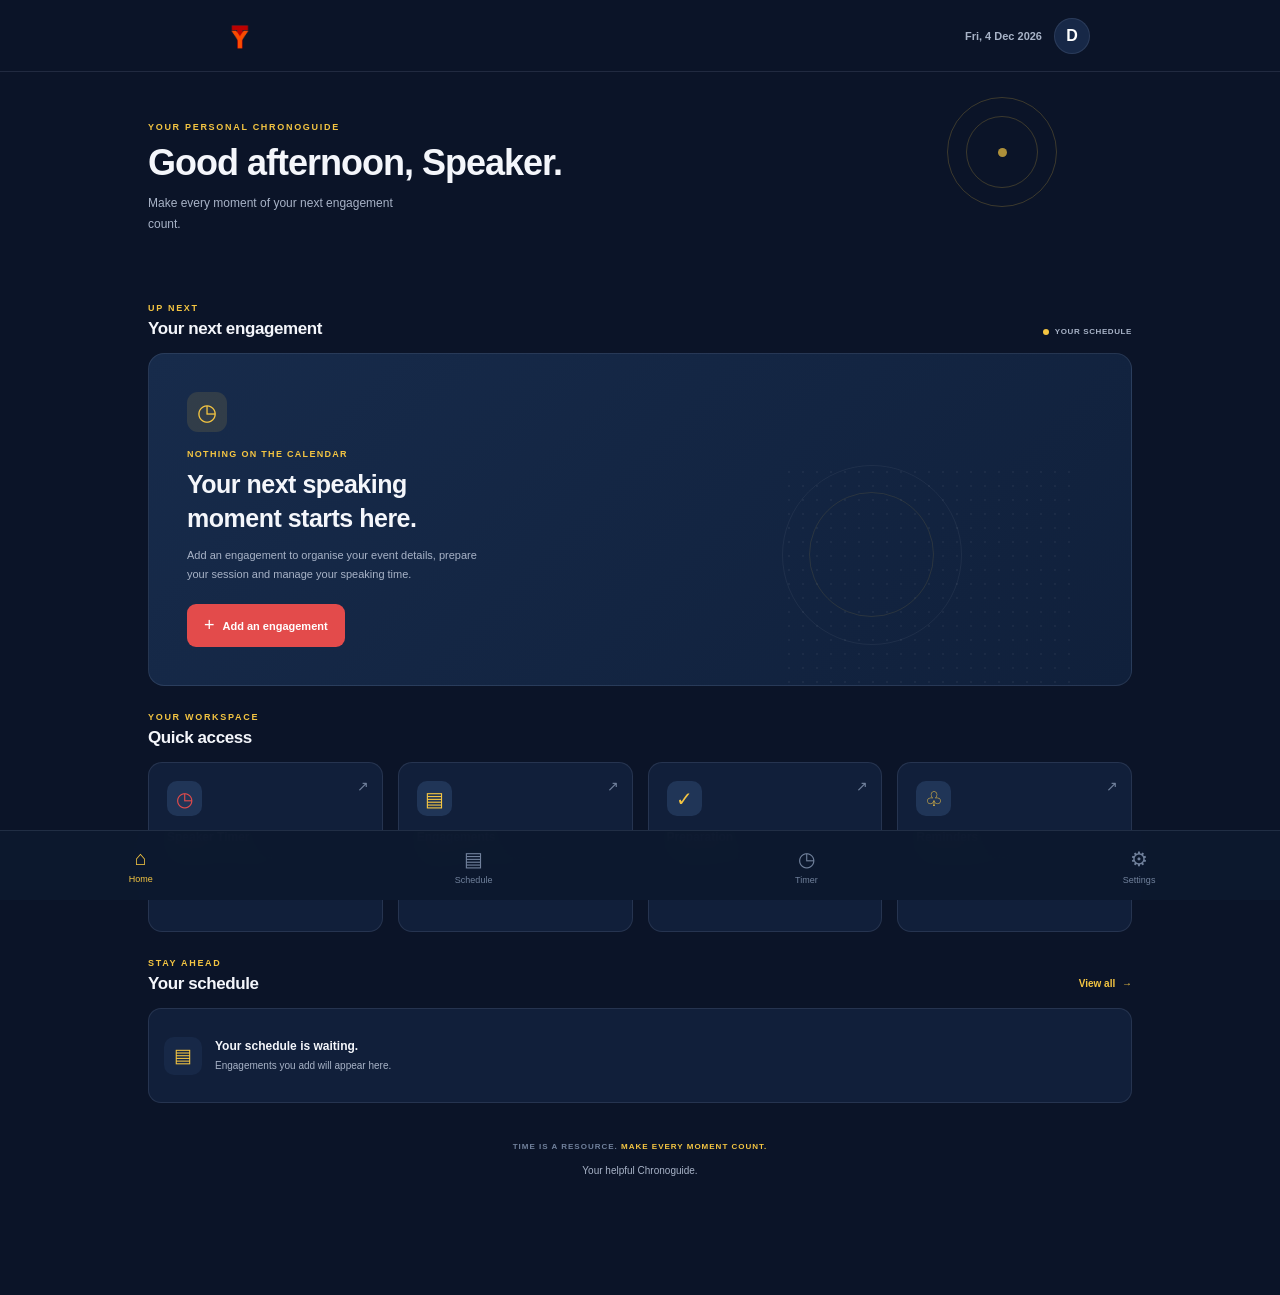
<file: index.html>
<!DOCTYPE html>
<html lang="en">
<head>
    <meta charset="UTF-8">
    <meta name="viewport" content="width=device-width, initial-scale=1.0">
    <meta name="theme-color" content="#0B1428">
    <meta name="description" content="Tymly helps speakers prepare for engagements and manage their time.">

    <title>Tymly — Your Helpful Chronoguide</title>

    <link rel="manifest" href="manifest.webmanifest">
    <link rel="icon" href="assets/tymly-icon.png" type="image/png">
    <link rel="stylesheet" href="styles/style.css">
</head>

<body>
    <header class="topbar">
        <a href="#" class="brand">
            <img src="assets/tymly-icon.png" alt="Tymly">
        </a>

        <div class="topbar-right">
            <span class="today-label" id="header-date"></span>
            <button class="profile-button" aria-label="Profile">D</button>
        </div>
    </header>

    <main class="dashboard">

        <section class="welcome-section">
            <div>
                <p class="eyebrow">YOUR PERSONAL CHRONOGUIDE</p>
                <h1 id="greeting">Good day, Speaker.</h1>
                <p class="welcome-subtitle">
                    Make every moment of your next engagement count.
                </p>
            </div>
            <div class="welcome-decoration" aria-hidden="true">
                <span class="decoration-ring ring-one"></span>
                <span class="decoration-ring ring-two"></span>
                <span class="decoration-dot"></span>
            </div>
        </section>

        <section class="next-section">
            <div class="section-title">
                <div>
                    <p class="eyebrow">UP NEXT</p>
                    <h2>Your next engagement</h2>
                </div>
                <span class="live-indicator">
                    <span></span> YOUR SCHEDULE
                </span>
            </div>

            <div class="engagement-card">
              <div class="engagement-card-content">

                <!-- Shown when there are no upcoming engagements -->
                <div id="next-empty-state">
                  <div class="empty-icon">
                    <span>◷</span>
                  </div>

                 <p class="empty-label">NOTHING ON THE CALENDAR</p>
                 <h3>Your next speaking moment starts here.</h3>

                 <p class="empty-description">
                 Add an engagement to organise your event details,
                 prepare your session and manage your speaking time.
                 </p>

                 <a href="add-engagement.html" class="primary-button">
                 <span>+</span> Add an engagement
                 </a>
                </div>

                <!-- Shown when an upcoming engagement exists -->
                <div id="next-engagement-details" style="display: none;">

                 <p class="empty-label">YOUR NEXT COMMITMENT</p>

                 <h3 id="next-engagement-title"></h3>

                 <p class="empty-description" id="next-engagement-date"></p>

                 <p class="empty-description" id="next-engagement-venue"></p>

                 <p class="empty-description" id="next-engagement-topic"></p>

                 <a href="engagements.html" class="primary-button">
                 View engagements <span>→</span>
                 </a>

                </div>
            </div>

                <div class="card-decoration" aria-hidden="true">
                    <div class="card-circle circle-one"></div>
                    <div class="card-circle circle-two"></div>
                    <div class="card-grid"></div>
                </div>
            </div>
        </section>

        <section class="quick-section">
            <div class="section-title">
                <div>
                    <p class="eyebrow">YOUR WORKSPACE</p>
                    <h2>Quick access</h2>
                </div>
            </div>

            <div class="quick-grid">
                <button class="quick-card timer-card" data-feature="timer">
                    <span class="quick-icon">◷</span>
                    <span class="quick-card-title">Speaker Timer</span>
                    <span class="quick-card-description">
                        Stay within your allotted time.
                    </span>
                    <span class="quick-arrow">↗</span>
                </button>

<a href="engagements.html" class="quick-card schedule-card">                    <span class="quick-icon">▤</span>
                    <span class="quick-card-title">Engagements</span>
                    <span class="quick-card-description">
                        Organise your speaking schedule.
                    </span>
                    <span class="quick-arrow">↗</span>
                </a>

                <button class="quick-card preparation-card" data-feature="preparation">
                    <span class="quick-icon">✓</span>
                    <span class="quick-card-title">Preparation</span>
                    <span class="quick-card-description">
                        Get ready for every session.
                    </span>
                    <span class="quick-arrow">↗</span>
                </button>

                <button class="quick-card reminders-card" data-feature="reminders">
                    <span class="quick-icon">♧</span>
                    <span class="quick-card-title">Reminders</span>
                    <span class="quick-card-description">
                        Keep important details in view.
                    </span>
                    <span class="quick-arrow">↗</span>
                </button>
            </div>
        </section>

        <section class="schedule-section">
            <div class="section-title">
                <div>
                    <p class="eyebrow">STAY AHEAD</p>
                    <h2>Your schedule</h2>
                </div>
                <a href="engagements.html" class="text-button">
    View all <span>→</span>
</a>
            </div>

            <div class="schedule-empty">
                <div class="schedule-empty-icon">▤</div>
                <div>
                    <h3>Your schedule is waiting.</h3>
                    <p>Engagements you add will appear here.</p>
                </div>
                <div class="schedule-list" id="schedule-list"></div>
            </div>
        </section>

        <footer class="dashboard-footer">
            <span>TIME IS A RESOURCE.</span>
            <span class="footer-accent">MAKE EVERY MOMENT COUNT.</span>
            <p>Your helpful Chronoguide.</p>
        </footer>
    </main>

    <nav class="bottom-nav" aria-label="Main navigation">
        <a href="#" class="nav-item active">
            <span class="nav-icon">⌂</span>
            <span>Home</span>
        </a>
<a href="engagements.html" class="nav-item">            <span class="nav-icon">▤</span>
            <span>Schedule</span>
        </a>
        <a href="#timer" class="nav-item" data-feature="timer">
            <span class="nav-icon">◷</span>
            <span>Timer</span>
        </a>
        <a href="#settings" class="nav-item" data-feature="settings">
            <span class="nav-icon">⚙</span>
            <span>Settings</span>
        </a>
    </nav>

    <div class="toast" id="toast" role="status" aria-live="polite"></div>

<script src="scripts/database.js"></script>
<script src="scripts/app.js"></script></body>
</html>
</file>
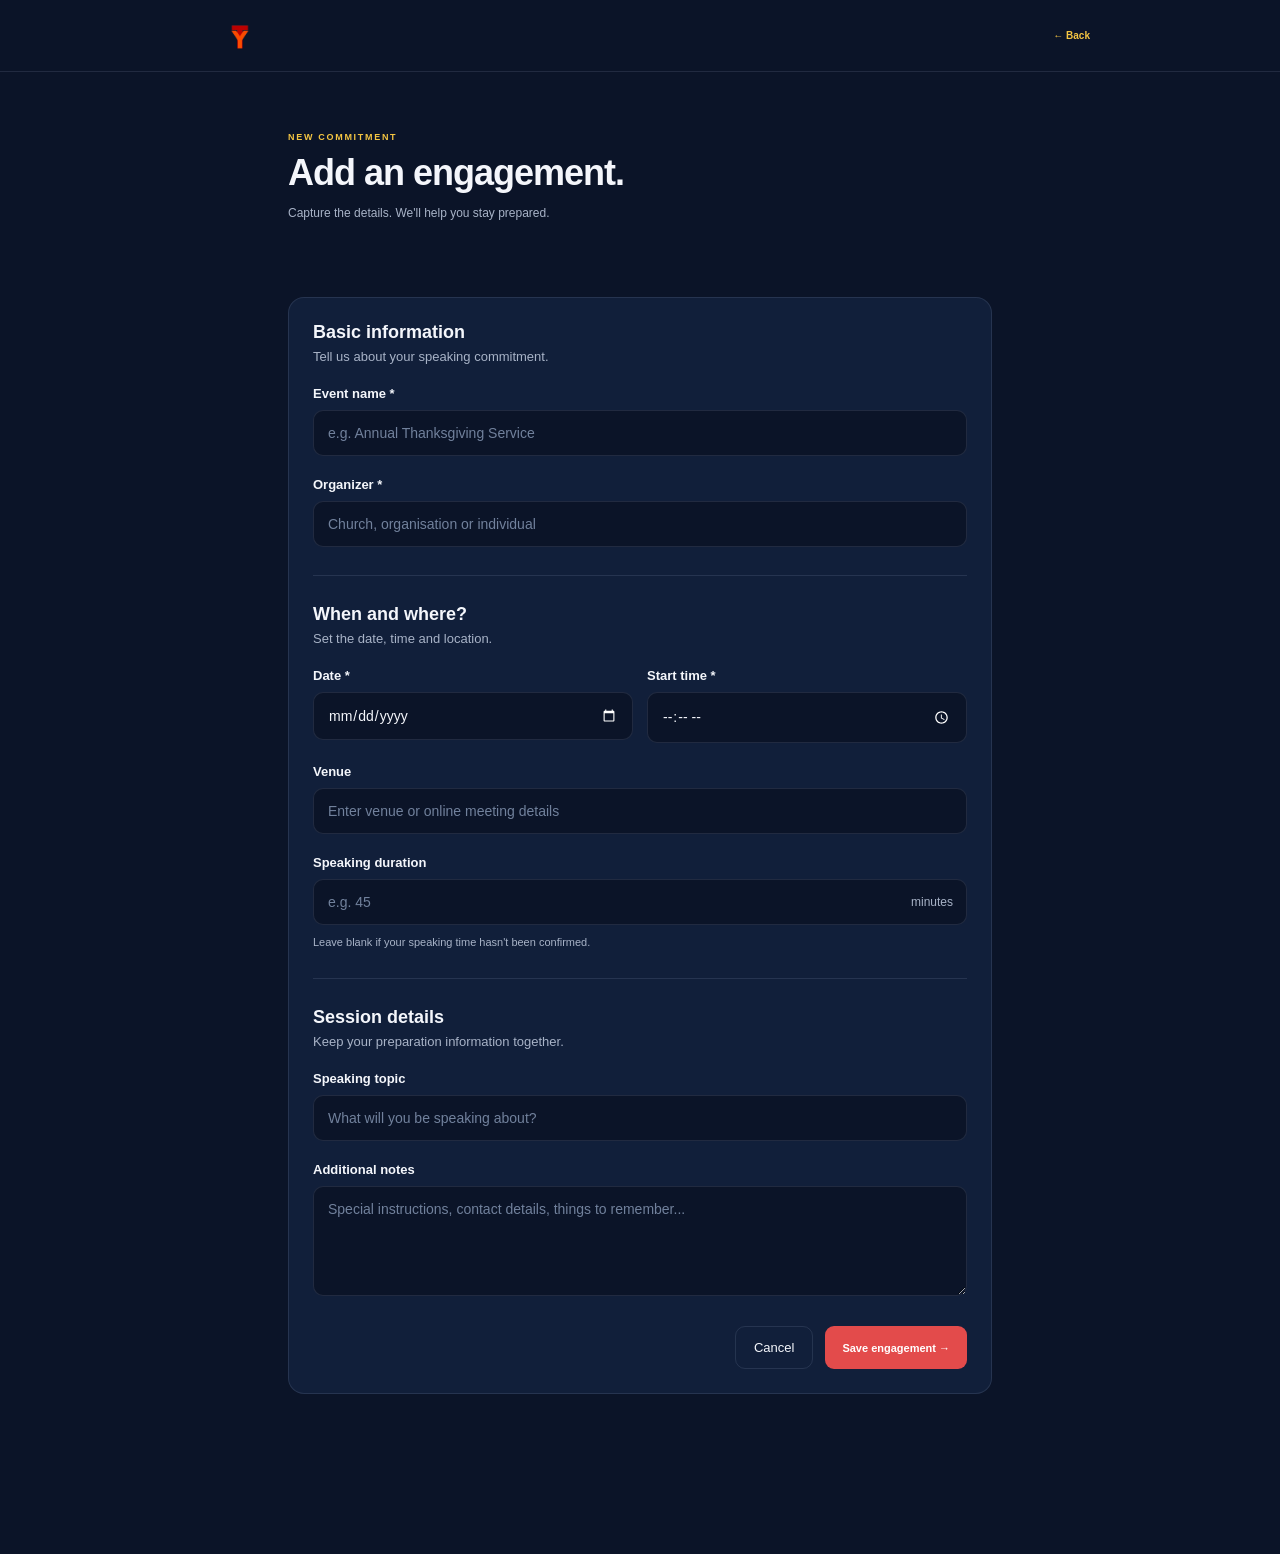
<file: add-engagement.html>
<!DOCTYPE html>
<html lang="en">
<head>
    <meta charset="UTF-8">
    <meta name="viewport" content="width=device-width, initial-scale=1.0">
    <meta name="theme-color" content="#0B1428">
    <meta name="description" content="Add a speaking engagement to Tymly.">

    <title>Add Engagement — Tymly</title>

    <link rel="manifest" href="manifest.webmanifest">
    <link rel="icon" href="assets/tymly-icon.png" type="image/png">
    <link rel="stylesheet" href="styles/style.css">
</head>

<body>

    <header class="topbar">
       <a href="#" class="brand">
            <img src="assets/tymly-icon.png" alt="Tymly">
        </a>


        <div class="topbar-right">
            <a href="engagements.html" class="text-button">← Back</a>
        </div>
    </header>

    <main class="dashboard form-page">

        <section class="welcome-section">
            <div>
                <p class="eyebrow">NEW COMMITMENT</p>
                <h1>Add an engagement.</h1>
                <p class="welcome-subtitle">
                    Capture the details. We'll help you stay prepared.
                </p>
            </div>
        </section>

        <form id="engagement-form" class="engagement-form">

            <div class="form-section-heading">
                <h2>Basic information</h2>
                <p>Tell us about your speaking commitment.</p>
            </div>

            <div class="form-group">
                <label for="eventName">Event name *</label>
                <input
                    type="text"
                    id="eventName"
                    name="eventName"
                    placeholder="e.g. Annual Thanksgiving Service"
                    required
                >
            </div>

            <div class="form-group">
                <label for="organizer">Organizer *</label>
                <input
                    type="text"
                    id="organizer"
                    name="organizer"
                    placeholder="Church, organisation or individual"
                    required
                >
            </div>

            <div class="form-divider"></div>

            <div class="form-section-heading">
                <h2>When and where?</h2>
                <p>Set the date, time and location.</p>
            </div>

            <div class="form-row">
                <div class="form-group">
                    <label for="date">Date *</label>
                    <input type="date" id="date" name="date" required>
                </div>

                <div class="form-group">
                    <label for="startTime">Start time *</label>
                    <input type="time" id="startTime" name="startTime" required>
                </div>
            </div>

            <div class="form-group">
                <label for="venue">Venue</label>
                <input
                    type="text"
                    id="venue"
                    name="venue"
                    placeholder="Enter venue or online meeting details"
                >
            </div>

            <div class="form-group">
                <label for="duration">Speaking duration</label>
                <div class="input-with-suffix">
                    <input
                        type="number"
                        id="duration"
                        name="duration"
                        min="1"
                        max="1440"
                        placeholder="e.g. 45"
                    >
                    <span>minutes</span>
                </div>
                <small>Leave blank if your speaking time hasn't been confirmed.</small>
            </div>

            <div class="form-divider"></div>

            <div class="form-section-heading">
                <h2>Session details</h2>
                <p>Keep your preparation information together.</p>
            </div>

            <div class="form-group">
                <label for="topic">Speaking topic</label>
                <input
                    type="text"
                    id="topic"
                    name="topic"
                    placeholder="What will you be speaking about?"
                >
            </div>

            <div class="form-group">
                <label for="notes">Additional notes</label>
                <textarea
                    id="notes"
                    name="notes"
                    rows="5"
                    placeholder="Special instructions, contact details, things to remember..."
                ></textarea>
            </div>

            <div class="form-actions">
                <a href="engagements.html" class="secondary-button">
                    Cancel
                </a>

                <button type="submit" class="primary-button">
                    Save engagement →
                </button>
            </div>

        </form>

    </main>

    <script src="scripts/database.js"></script>
    <script src="scripts/add-engagement.js"></script>

</body>
</html>
</file>
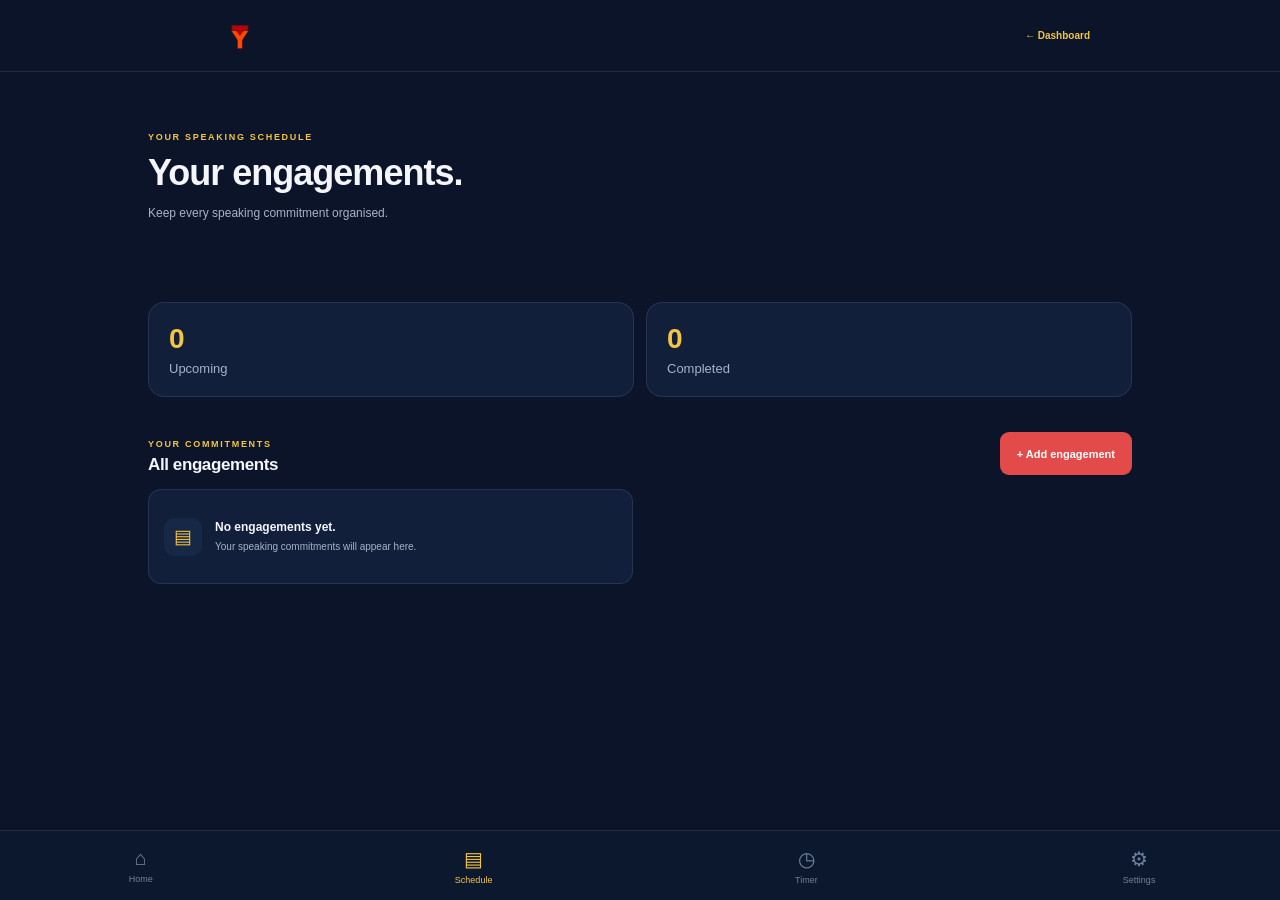
<file: engagements.html>
<!DOCTYPE html>
<html lang="en">
<head>
    <meta charset="UTF-8">
    <meta name="viewport" content="width=device-width, initial-scale=1.0">
    <meta name="theme-color" content="#0B1428">
    <meta name="description" content="Manage your speaking engagements with Tymly.">

    <title>Engagements — Tymly</title>

    <link rel="manifest" href="manifest.webmanifest">
    <link rel="icon" href="assets/tymly-icon.png" type="image/png">
    <link rel="stylesheet" href="styles/style.css">
</head>

<body>

    <header class="topbar">
       <a href="#" class="brand">
            <img src="assets/tymly-icon.png" alt="Tymly">
        </a>


        <div class="topbar-right">
            <a href="index.html" class="text-button">← Dashboard</a>
        </div>
    </header>

    <main class="dashboard engagements-page">

        <section class="welcome-section">
            <div>
                <p class="eyebrow">YOUR SPEAKING SCHEDULE</p>
                <h1>Your engagements.</h1>
                <p class="welcome-subtitle">
                    Keep every speaking commitment organised.
                </p>
            </div>
        </section>

        <section class="engagement-stats">
            <div class="stat-card">
                <span class="stat-number" id="upcoming-count">0</span>
                <span class="stat-label">Upcoming</span>
            </div>

            <div class="stat-card">
                <span class="stat-number" id="completed-count">0</span>
                <span class="stat-label">Completed</span>
            </div>
        </section>

        <section class="next-section">
            <div class="section-title">
                <div>
                    <p class="eyebrow">YOUR COMMITMENTS</p>
                    <h2>All engagements</h2>
                </div>

                <a href="add-engagement.html" class="primary-button">
    + Add engagement
</a>
            </div>

            <div class="engagement-list" id="engagement-list">

                <div class="schedule-empty" id="empty-state">
                    <div class="schedule-empty-icon">▤</div>
                    <div>
                        <h3>No engagements yet.</h3>
                        <p>Your speaking commitments will appear here.</p>
                    </div>
                </div>

            </div>
        </section>

    </main>

    <nav class="bottom-nav" aria-label="Main navigation">
        <a href="index.html" class="nav-item">
            <span class="nav-icon">⌂</span>
            <span>Home</span>
        </a>

        <a href="engagements.html" class="nav-item active">
            <span class="nav-icon">▤</span>
            <span>Schedule</span>
        </a>

        <a href="#timer" class="nav-item">
            <span class="nav-icon">◷</span>
            <span>Timer</span>
        </a>

        <a href="#settings" class="nav-item">
            <span class="nav-icon">⚙</span>
            <span>Settings</span>
        </a>
    </nav>

    <script src="scripts/database.js"></script>
    <script src="scripts/engagements.js"></script>

</body>
</html>
</file>
<file: styles/style.css>
/* =========================================
   TYMLY — MOBILE-FIRST DESIGN SYSTEM
   Primary: Navy
   Accents: Red, Yellow, White
========================================= */

:root {
    color-scheme: dark;

    --background: #0B1428;
    --surface: #111F3A;
    --surface-raised: #172847;
    --surface-hover: #203557;

    --navy-light: #243B60;

    --white: #FFFFFF;
    --text: #F4F6FB;
    --muted: #A8B3C7;
    --subtle: #71819C;

    --red: #E34B4B;
    --yellow: #F4C542;

    --border: rgba(174, 194, 224, 0.13);

    --radius: 16px;
    --page-padding: 18px;
}

* {
    margin: 0;
    padding: 0;
    box-sizing: border-box;
}

html {
    min-height: 100%;
    scroll-behavior: smooth;
}

body {
    min-height: 100vh;
    padding-bottom: 90px;
    overflow-x: hidden;
    background: var(--background);
    color: var(--text);
    font-family: Inter, -apple-system, BlinkMacSystemFont, "Segoe UI", Arial, sans-serif;
    -webkit-font-smoothing: antialiased;
}

button,
a {
    font: inherit;
}

button {
    cursor: pointer;
}

a {
    color: inherit;
    text-decoration: none;
}

/* =========================================
   HEADER
========================================= */

.topbar {
    height: 65px;
    width: 100%;
    padding: 0 var(--page-padding);
    display: flex;
    align-items: center;
    justify-content: space-between;
    border-bottom: 1px solid var(--border);
    background: var(--background);
}

.brand {
    display: flex;
    align-items: center;
    gap: 10px;
}

.brand img {
    width: 100px;
    height: 100px;
    object-fit: contain;
    display: block;
    flex-shrink: 0;
}

.topbar-right {
    display: flex;
    align-items: center;
    gap: 12px;
}

.today-label {
    color: var(--muted);
    font-size: 11px;
    font-weight: 600;
}

.profile-button {
    width: 36px;
    height: 36px;
    display: grid;
    place-items: center;
    border: 1px solid var(--border);
    border-radius: 50%;
    background: var(--surface-raised);
    color: var(--white);
    font-weight: 700;
}

/* =========================================
   MAIN CONTAINER
========================================= */

.dashboard {
    width: 100%;
    max-width: 600px;
    margin: 0 auto;
    padding: 0 var(--page-padding);
}

/* =========================================
   WELCOME
========================================= */

.welcome-section {
    min-height: 170px;
    padding: 32px 0 25px;
    position: relative;
    display: flex;
    align-items: center;
    overflow: hidden;
}

.eyebrow {
    margin-bottom: 9px;
    color: var(--yellow);
    font-size: 9px;
    font-weight: 800;
    letter-spacing: 1.7px;
}

.welcome-section h1 {
    margin-bottom: 9px;
    font-size: clamp(25px, 7vw, 31px);
    line-height: 1.2;
    letter-spacing: -1px;
}

.welcome-subtitle {
    max-width: 270px;
    color: var(--muted);
    font-size: 12px;
    line-height: 1.7;
}

/* Decorative clock rings */

.welcome-decoration {
    width: 115px;
    height: 115px;
    position: absolute;
    right: -36px;
    top: 25px;
    opacity: 0.45;
}

.decoration-ring {
    position: absolute;
    border: 1px solid rgba(244, 197, 66, 0.3);
    border-radius: 50%;
}

.ring-one {
    width: 110px;
    height: 110px;
    top: 0;
    left: 0;
}

.ring-two {
    width: 72px;
    height: 72px;
    top: 19px;
    left: 19px;
}

.decoration-dot {
    position: absolute;
    width: 9px;
    height: 9px;
    top: 51px;
    left: 51px;
    border-radius: 50%;
    background: var(--yellow);
}

/* =========================================
   SECTION HEADINGS
========================================= */

.next-section,
.quick-section,
.schedule-section {
    margin-top: 26px;
}

.section-title {
    display: flex;
    align-items: flex-end;
    justify-content: space-between;
    gap: 10px;
    margin-bottom: 14px;
}

.section-title .eyebrow {
    margin-bottom: 6px;
}

.section-title h2 {
    font-size: 17px;
    font-weight: 750;
    letter-spacing: -0.4px;
}

.live-indicator {
    display: flex;
    align-items: center;
    gap: 6px;
    padding-bottom: 3px;
    color: var(--muted);
    font-size: 8px;
    font-weight: 700;
    letter-spacing: 0.6px;
    white-space: nowrap;
}

.live-indicator span {
    width: 6px;
    height: 6px;
    border-radius: 50%;
    background: var(--yellow);
}

/* =========================================
   NEXT ENGAGEMENT
========================================= */

.engagement-card {
    width: 100%;
    min-height: 275px;
    padding: 22px 19px;
    position: relative;
    display: flex;
    align-items: center;
    overflow: hidden;
    border: 1px solid var(--border);
    border-radius: var(--radius);
    background: linear-gradient(135deg, #172B4B, #10203B);
}

.engagement-card-content {
    width: 100%;
    max-width: 340px;
    position: relative;
    z-index: 2;
}

.empty-icon {
    width: 40px;
    height: 40px;
    display: grid;
    place-items: center;
    margin-bottom: 17px;
    border-radius: 11px;
    background: rgba(244, 197, 66, 0.12);
    color: var(--yellow);
    font-size: 23px;
}

.empty-label {
    margin-bottom: 9px;
    color: var(--yellow);
    font-size: 9px;
    font-weight: 800;
    letter-spacing: 1.3px;
}

.engagement-card h3 {
    max-width: 290px;
    margin-bottom: 10px;
    font-size: 20px;
    line-height: 1.35;
    letter-spacing: -0.5px;
}

.empty-description {
    max-width: 310px;
    margin-bottom: 19px;
    color: var(--muted);
    font-size: 11px;
    line-height: 1.8;
}

.primary-button {
    min-height: 43px;
    padding: 0 17px;
    display: inline-flex;
    align-items: center;
    justify-content: center;
    gap: 8px;
    border: 0;
    border-radius: 9px;
    background: var(--red);
    color: var(--white);
    font-size: 11px;
    font-weight: 750;
    transition: background 0.2s;
}

.primary-button:active {
    background: #C83D3D;
}

.primary-button span {
    font-size: 18px;
    font-weight: 400;
}

/* Decorative engagement card */

.card-decoration {
    width: 190px;
    height: 190px;
    position: absolute;
    right: -105px;
    bottom: -80px;
    pointer-events: none;
    opacity: 0.55;
}

.card-circle {
    position: absolute;
    border: 1px solid rgba(255, 255, 255, 0.1);
    border-radius: 50%;
}

.circle-one {
    width: 180px;
    height: 180px;
}

.circle-two {
    width: 125px;
    height: 125px;
    top: 27px;
    left: 27px;
    border-color: rgba(244, 197, 66, 0.2);
}

.card-grid {
    position: absolute;
    inset: 0;
    background-image: radial-gradient(rgba(255,255,255,0.4) 1px, transparent 1px);
    background-size: 14px 14px;
    opacity: 0.2;
}

/* =========================================
   QUICK ACCESS — TWO-COLUMN MOBILE GRID
========================================= */

.quick-grid {
    width: 100%;
    display: grid;
    grid-template-columns: repeat(2, minmax(0, 1fr));
    gap: 11px;
}

.quick-card {
    width: 100%;
    min-width: 0;
    min-height: 148px;
    padding: 14px;
    position: relative;
    display: flex;
    flex-direction: column;
    align-items: flex-start;
    text-align: left;
    border: 1px solid var(--border);
    border-radius: 14px;
    background: var(--surface);
    color: var(--text);
    transition: background 0.2s;
}

.quick-card:active {
    background: var(--surface-hover);
}

.quick-icon {
    width: 35px;
    height: 35px;
    flex-shrink: 0;
    display: grid;
    place-items: center;
    margin-bottom: 14px;
    border-radius: 10px;
    background: var(--surface-hover);
    color: var(--yellow);
    font-size: 20px;
}

.timer-card .quick-icon {
    color: var(--red);
}

.quick-card-title {
    margin-bottom: 6px;
    font-size: 12px;
    font-weight: 750;
    line-height: 1.3;
}

.quick-card-description {
    max-width: 100%;
    color: var(--muted);
    font-size: 10px;
    line-height: 1.5;
}

.quick-arrow {
    position: absolute;
    top: 15px;
    right: 13px;
    color: var(--subtle);
    font-size: 14px;
}

/* =========================================
   SCHEDULE
========================================= */

.text-button {
    padding: 5px 0;
    border: 0;
    background: transparent;
    color: var(--yellow);
    font-size: 10px;
    font-weight: 700;
    white-space: nowrap;
}

.text-button span {
    margin-left: 4px;
}

.schedule-empty {
    width: 100%;
    min-height: 95px;
    padding: 15px;
    display: flex;
    align-items: center;
    gap: 13px;
    border: 1px solid var(--border);
    border-radius: 13px;
    background: var(--surface);
}

.schedule-empty-icon {
    width: 38px;
    height: 38px;
    flex-shrink: 0;
    display: grid;
    place-items: center;
    border-radius: 10px;
    background: var(--surface-raised);
    color: var(--yellow);
    font-size: 19px;
}

.schedule-empty h3 {
    margin-bottom: 5px;
    font-size: 12px;
}

.schedule-empty p {
    color: var(--muted);
    font-size: 10px;
    line-height: 1.5;
}

/* =========================================
   DASHBOARD — UPCOMING SCHEDULE ITEMS
========================================= */

.schedule-list {
    display: flex;
    flex-direction: column;
    gap: 10px;
}

.schedule-item {
    width: 100%;
    min-height: 76px;
    padding: 12px;
    display: flex;
    align-items: center;
    gap: 13px;
    border: 1px solid var(--border);
    border-radius: 13px;
    background: var(--surface);
    transition: background 0.2s;
}

.schedule-item:active {
    background: var(--surface-hover);
}

.schedule-item-date {
    width: 44px;
    min-width: 44px;
    height: 48px;
    display: flex;
    flex-direction: column;
    align-items: center;
    justify-content: center;
    border-radius: 10px;
    background: var(--surface-raised);
}

.schedule-day {
    color: var(--white);
    font-size: 17px;
    font-weight: 800;
    line-height: 1.2;
}

.schedule-month {
    color: var(--yellow);
    font-size: 9px;
    font-weight: 700;
    text-transform: uppercase;
}

.schedule-item-details {
    min-width: 0;
    display: flex;
    flex-direction: column;
    gap: 4px;
}

.schedule-item-details h3 {
    overflow: hidden;
    color: var(--text);
    font-size: 12px;
    font-weight: 750;
    text-overflow: ellipsis;
    white-space: nowrap;
}

.schedule-item-details p {
    overflow: hidden;
    color: var(--muted);
    font-size: 10px;
    text-overflow: ellipsis;
    white-space: nowrap;
}

.schedule-item-time {
    color: var(--yellow);
    font-size: 10px;
    font-weight: 650;
}

/* =========================================
   FOOTER
========================================= */

.dashboard-footer {
    padding: 37px 0 25px;
    text-align: center;
    color: var(--subtle);
    font-size: 8px;
    font-weight: 750;
    letter-spacing: 1px;
    line-height: 1.8;
}

.footer-accent {
    color: var(--yellow);
}

.dashboard-footer p {
    margin-top: 8px;
    color: var(--muted);
    font-size: 10px;
    font-weight: 400;
    letter-spacing: 0;
}

/* =========================================
   BOTTOM NAVIGATION — MOBILE
========================================= */

.bottom-nav {
    width: 100%;
    min-height: 70px;
    padding: 9px 12px;
    position: fixed;
    z-index: 10;
    bottom: 0;
    left: 0;
    display: flex;
    justify-content: space-around;
    align-items: center;
    border-top: 1px solid var(--border);
    background: rgba(13, 25, 46, 0.98);
    backdrop-filter: blur(12px);
}

.nav-item {
    min-width: 48px;
    min-height: 48px;
    display: flex;
    flex-direction: column;
    justify-content: center;
    align-items: center;
    gap: 4px;
    color: var(--subtle);
    font-size: 9px;
}

.nav-item.active {
    color: var(--yellow);
}

.nav-icon {
    font-size: 20px;
}

/* =========================================
   TOAST NOTIFICATIONS
========================================= */

.toast {
    max-width: calc(100% - 32px);
    width: max-content;
    padding: 12px 16px;
    position: fixed;
    z-index: 20;
    bottom: 82px;
    left: 50%;
    transform: translate(-50%, 12px);
    opacity: 0;
    pointer-events: none;
    border: 1px solid var(--border);
    border-radius: 10px;
    background: var(--surface-raised);
    color: var(--white);
    font-size: 11px;
    transition: opacity 0.2s, transform 0.2s;
}

.toast.show {
    opacity: 1;
    transform: translate(-50%, 0);
}

/* =========================================
   TABLET ENHANCEMENTS
========================================= */

@media (min-width: 650px) {
    :root {
        --page-padding: 28px;
    }

    .topbar {
        height: 72px;
        padding-left: max(28px, calc((100% - 900px) / 2));
        padding-right: max(28px, calc((100% - 900px) / 2));
    }

    .dashboard {
        max-width: 900px;
    }

    .welcome-section {
        min-height: 205px;
    }

    .welcome-section h1 {
        font-size: 36px;
    }

    .engagement-card {
        min-height: 270px;
        padding: 30px;
    }

    .quick-grid {
        gap: 14px;
    }

    .quick-card {
        min-height: 160px;
        padding: 18px;
    }
}

/* =========================================
   DESKTOP ENHANCEMENTS
========================================= */

@media (min-width: 950px) {
    .dashboard {
        max-width: 1040px;
    }

    .welcome-decoration {
        right: 70px;
        opacity: 0.7;
    }

    .engagement-card {
        min-height: 290px;
        padding: 38px;
    }

    .engagement-card h3 {
        font-size: 25px;
    }

    .card-decoration {
        width: 300px;
        height: 300px;
        right: 5%;
        bottom: -80px;
    }

    .quick-grid {
        grid-template-columns: repeat(4, minmax(0, 1fr));
        gap: 15px;
    }

    .quick-card {
        min-height: 170px;
    }

    .bottom-nav {
        gap: 75px;
    }
}

/* =========================================
   ACCESSIBILITY
========================================= */

@media (prefers-reduced-motion: reduce) {
    *,
    *::before,
    *::after {
        scroll-behavior: auto !important;
        transition-duration: 0.01ms !important;
    }
}

/* =====================================
   ENGAGEMENTS PAGE
===================================== */

.engagements-page {
    padding-bottom: 110px;
}

.engagement-stats {
    display: grid;
    grid-template-columns: repeat(2, minmax(0, 1fr));
    gap: 12px;
    margin: 25px 0 35px;
}

.stat-card {
    background: var(--surface);
    border: 1px solid var(--border);
    border-radius: var(--radius);
    padding: 20px;
    display: flex;
    flex-direction: column;
    gap: 6px;
}

.stat-number {
    color: var(--yellow);
    font-size: 28px;
    font-weight: 750;
}

.stat-label {
    color: var(--muted);
    font-size: 13px;
}

.engagement-list {
    display: flex;
    flex-direction: column;
    gap: 14px;
}

.engagement-item {
    background: var(--surface);
    border: 1px solid var(--border);
    border-radius: var(--radius);
    padding: 19px;
}

.engagement-item-header {
    display: flex;
    justify-content: space-between;
    align-items: center;
    gap: 10px;
    margin-bottom: 13px;
}

.engagement-status {
    font-size: 10px;
    font-weight: 750;
    letter-spacing: 1px;
    color: var(--yellow);
}

.engagement-date {
    color: var(--muted);
    font-size: 11px;
}

.engagement-item h3 {
    color: var(--text);
    font-size: 18px;
    margin-bottom: 5px;
}

.engagement-event {
    color: var(--muted);
    font-size: 13px;
    margin-bottom: 15px;
}

.engagement-detail {
    display: flex;
    align-items: center;
    gap: 9px;
    color: var(--muted);
    font-size: 12px;
    margin-top: 9px;
}

.engagement-actions {
    display: flex;
    justify-content: flex-end;
    gap: 18px;
    border-top: 1px solid var(--border);
    margin-top: 17px;
    padding-top: 14px;
}

.engagement-actions button {
    background: transparent;
    border: none;
    color: var(--muted);
    font-size: 12px;
    cursor: pointer;
}

.engagement-actions .delete-button {
    color: var(--red);
}

@media (min-width: 700px) {
    .engagement-list {
        display: grid;
        grid-template-columns: repeat(2, minmax(0, 1fr));
    }
}
.quick-card {
    text-decoration: none;
    color: inherit;
}

.primary-button {
    text-decoration: none;
    cursor: pointer;
}

/* =====================================
   ADD ENGAGEMENT FORM
===================================== */

.form-page {
    max-width: 760px;
    padding-bottom: 70px;
}

.engagement-form {
    background: var(--surface);
    border: 1px solid var(--border);
    border-radius: var(--radius);
    padding: 24px;
    margin-top: 20px;
}

.form-section-heading {
    margin-bottom: 22px;
}

.form-section-heading h2 {
    color: var(--text);
    font-size: 18px;
    margin-bottom: 6px;
}

.form-section-heading p {
    color: var(--muted);
    font-size: 13px;
}

.form-group {
    display: flex;
    flex-direction: column;
    gap: 9px;
    margin-bottom: 21px;
    min-width: 0;
}

.form-group label {
    color: var(--text);
    font-size: 13px;
    font-weight: 600;
}

.form-group input,
.form-group textarea {
    width: 100%;
    min-width: 0;
    box-sizing: border-box;
    padding: 14px;
    border: 1px solid var(--border);
    border-radius: 10px;
    background: var(--background);
    color: var(--text);
    font: inherit;
    font-size: 14px;
    outline: none;
}

.form-group input:focus,
.form-group textarea:focus {
    border-color: var(--yellow);
}

.form-group input::placeholder,
.form-group textarea::placeholder {
    color: var(--subtle);
}

.form-group textarea {
    resize: vertical;
    min-height: 110px;
}

.form-group small {
    color: var(--muted);
    font-size: 11px;
    line-height: 1.5;
}

.form-row {
    display: grid;
    grid-template-columns: 1fr 1fr;
    gap: 14px;
}

.form-divider {
    height: 1px;
    background: var(--border);
    margin: 28px 0;
}

.input-with-suffix {
    position: relative;
}

.input-with-suffix input {
    padding-right: 85px;
}

.input-with-suffix span {
    position: absolute;
    right: 14px;
    top: 50%;
    transform: translateY(-50%);
    color: var(--muted);
    font-size: 12px;
    pointer-events: none;
}

.form-actions {
    display: flex;
    justify-content: flex-end;
    align-items: center;
    gap: 12px;
    margin-top: 30px;
}

.secondary-button {
    display: inline-flex;
    justify-content: center;
    align-items: center;
    padding: 13px 18px;
    border: 1px solid var(--border);
    border-radius: 10px;
    color: var(--text);
    text-decoration: none;
    font-size: 13px;
}

.form-actions .primary-button {
    border: none;
}

@media (max-width: 550px) {
    .engagement-form {
        padding: 18px;
    }

    .form-row {
        grid-template-columns: 1fr;
        gap: 0;
    }

    .form-actions {
        flex-direction: column-reverse;
        align-items: stretch;
    }

    .form-actions > * {
        width: 100%;
        box-sizing: border-box;
        text-align: center;
    }
}
</file>
